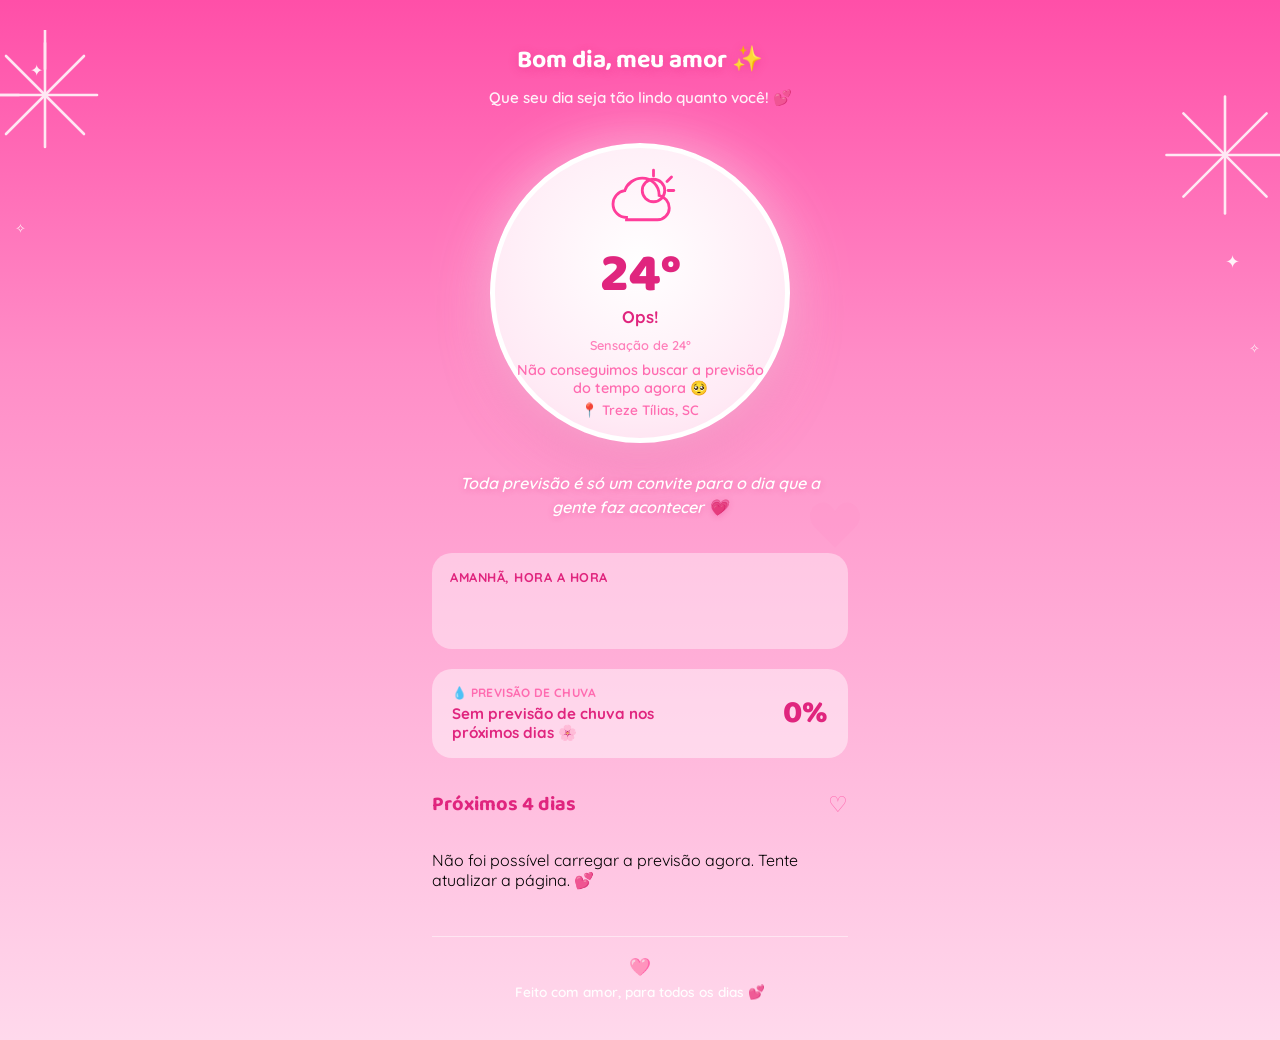
<file: index.html>
<!DOCTYPE html>
<html lang="pt-BR">
<head>
  <meta charset="UTF-8" />
  <meta name="viewport" content="width=device-width, initial-scale=1.0" />
  <title>Para você, todo dia 💗</title>

  <link rel="preconnect" href="https://fonts.googleapis.com" />
  <link rel="preconnect" href="https://fonts.gstatic.com" crossorigin />
  <link
    href="https://fonts.googleapis.com/css2?family=Quicksand:wght@500;600;700&family=Baloo+2:wght@600;700;800&display=swap"
    rel="stylesheet"
  />

  <link rel="stylesheet" href="css/style.css" />
</head>
<body>

  <!-- Fogos/estrelas decorativos nos cantos, como na referência -->
  <svg class="fogo fogo-esquerda" viewBox="0 0 100 100" aria-hidden="true">
    <g stroke="#ffffff" stroke-width="2" stroke-linecap="round">
      <line x1="50" y1="10" x2="50" y2="90" />
      <line x1="10" y1="50" x2="90" y2="50" />
      <line x1="20" y1="20" x2="80" y2="80" />
      <line x1="80" y1="20" x2="20" y2="80" />
      <line x1="50" y1="0" x2="50" y2="30" />
      <line x1="0" y1="50" x2="30" y2="50" />
    </g>
  </svg>
  <svg class="fogo fogo-direita" viewBox="0 0 100 100" aria-hidden="true">
    <g stroke="#ffffff" stroke-width="2" stroke-linecap="round">
      <line x1="50" y1="5" x2="50" y2="95" />
      <line x1="5" y1="50" x2="95" y2="50" />
      <line x1="18" y1="18" x2="82" y2="82" />
      <line x1="82" y1="18" x2="18" y2="82" />
    </g>
  </svg>
  <div class="estrela estrela-1" aria-hidden="true">✦</div>
  <div class="estrela estrela-2" aria-hidden="true">✧</div>
  <div class="estrela estrela-3" aria-hidden="true">✦</div>
  <div class="estrela estrela-4" aria-hidden="true">✧</div>

  <div class="app">

    <!-- Cabeçalho -->
    <header class="app-header">
      <h1 class="saudacao" id="saudacao">Bom dia, meu amor <span class="brilho">✨</span></h1>
      <p class="subtitulo" id="subtitulo">Que seu dia seja tão lindo quanto você! 💕</p>
    </header>

    <!-- Card de destaque: o círculo com o tempo de amanhã -->
    <section class="circulo-tempo" id="circulo-tempo" aria-live="polite">
      <div class="circulo-conteudo">

        <div class="icone-tempo" id="icone-tempo">
          <!-- ícone SVG é injetado aqui via JS (main.js), conforme a condição -->
          <svg viewBox="0 0 64 64" width="72" height="72">
            <circle cx="44" cy="20" r="10" fill="none" stroke="#ff3d9a" stroke-width="2.5" />
            <g stroke="#ff3d9a" stroke-width="2.5" stroke-linecap="round">
              <line x1="44" y1="2" x2="44" y2="7" />
              <line x1="60" y1="8" x2="56" y2="12" />
              <line x1="62" y1="20" x2="57" y2="20" />
            </g>
            <path
              d="M20 44c-6.6 0-12-5.4-12-12 0-6.1 4.6-11.1 10.5-11.9C20.5 13.9 26.7 9 34 9c8.3 0 15 6.7 15 15v.3C54.1 25.6 58 30.2 58 35.5 58 41.3 53.3 46 47.5 46H20z"
              fill="none" stroke="#ff3d9a" stroke-width="2.5"
            />
          </svg>
        </div>

        <p class="temperatura" id="temperatura">24°</p>
        <p class="condicao" id="condicao">Parcialmente nublado</p>
        <p class="sensacao" id="sensacao">Sensação de 24°</p>
        <p class="chuva-info" id="chuva-info">☔ Não vai chover</p>
        <p class="localizacao" id="localizacao">📍 Treze Tílias, SC</p>

        <svg class="silhueta-casal" viewBox="0 0 100 100" aria-hidden="true">
          <path
            d="M30 55c-10-8-10-22 0-28 8-5 16 0 20 8 4-8 12-13 20-8 10 6 10 20 0 28L50 75 30 55z"
            fill="#ff8fc7" opacity="0.25"
          />
        </svg>
      </div>
    </section>

    <!-- Frase inspiradora do dia -->
    <p class="frase-inspiradora" id="frase-inspiradora">
      Toda previsão é só um convite para o dia que a gente faz acontecer 💗
    </p>

    <!-- Faixa de horários de amanhã, estilo gráfico -->
    <section class="previsao-horaria" id="previsao-horaria" aria-hidden="true">
      <p class="horaria-titulo">Amanhã, hora a hora</p>
      <svg class="horaria-linha" id="horaria-linha" viewBox="0 0 320 40" preserveAspectRatio="none"></svg>
      <div class="horaria-lista" id="horaria-lista"></div>
    </section>

    <!-- Card de destaque: chance de chuva -->
    <section class="chuva-destaque" id="chuva-destaque">
      <div class="chuva-destaque-texto">
        <p class="chuva-destaque-etiqueta">💧 Previsão de chuva</p>
        <p class="chuva-destaque-frase" id="chuva-destaque-frase">Sem previsão de chuva nos próximos dias 🌸</p>
      </div>
      <p class="chuva-destaque-percentual" id="chuva-destaque-percentual">0%</p>
    </section>

    <!-- Próximos 4 dias -->
    <section class="proximos-dias">
      <div class="proximos-cabecalho">
        <h2 class="proximos-titulo">Próximos 4 dias</h2>
        <span class="coracao-topo" aria-hidden="true">♡</span>
      </div>

      <div class="dias-lista" id="dias-lista">
        <!-- Cards de exemplo (serão substituídos pelo main.js com dados reais) -->
        <article class="dia-card">
          <div class="dia-nome-data">
            <p class="dia-nome">Amanhã</p>
            <p class="dia-data">01/07</p>
          </div>
          <div class="dia-icone">
            <svg viewBox="0 0 40 40" width="28" height="28">
              <path
                d="M13 27c-4 0-7.5-3.3-7.5-7.4 0-3.8 2.9-6.9 6.6-7.4C12.8 8.9 16.7 6 21.2 6c5.2 0 9.4 4.2 9.4 9.4v.2c3.2.9 5.4 3.8 5.4 7.1 0 3.7-3 6.8-6.7 6.8H13z"
                fill="none" stroke="#ff8fc7" stroke-width="2"
              />
            </svg>
          </div>
          <p class="dia-chuva">Não vai chover</p>
          <p class="dia-temps"><span class="dia-max">25°</span><span class="dia-min">/ 20°</span></p>
        </article>

        <article class="dia-card">
          <div class="dia-nome-data">
            <p class="dia-nome">Quarta</p>
            <p class="dia-data">02/07</p>
          </div>
          <div class="dia-icone">
            <svg viewBox="0 0 40 40" width="28" height="28">
              <path
                d="M13 24c-4 0-7.5-3.3-7.5-7.4 0-3.8 2.9-6.9 6.6-7.4C12.8 5.9 16.7 3 21.2 3c5.2 0 9.4 4.2 9.4 9.4v.2c3.2.9 5.4 3.8 5.4 7.1 0 3.7-3 6.8-6.7 6.8H13z"
                fill="none" stroke="#ff8fc7" stroke-width="2"
              />
              <g stroke="#ff8fc7" stroke-width="2" stroke-linecap="round">
                <line x1="13" y1="30" x2="11" y2="34" />
                <line x1="20" y1="30" x2="18" y2="35" />
                <line x1="27" y1="30" x2="25" y2="34" />
              </g>
            </svg>
          </div>
          <p class="dia-chuva">Vai chover</p>
          <p class="dia-temps"><span class="dia-max">23°</span><span class="dia-min">/ 19°</span></p>
        </article>

        <article class="dia-card">
          <div class="dia-nome-data">
            <p class="dia-nome">Quinta</p>
            <p class="dia-data">03/07</p>
          </div>
          <div class="dia-icone">
            <svg viewBox="0 0 40 40" width="28" height="28">
              <path
                d="M13 27c-4 0-7.5-3.3-7.5-7.4 0-3.8 2.9-6.9 6.6-7.4C12.8 8.9 16.7 6 21.2 6c5.2 0 9.4 4.2 9.4 9.4v.2c3.2.9 5.4 3.8 5.4 7.1 0 3.7-3 6.8-6.7 6.8H13z"
                fill="none" stroke="#ff8fc7" stroke-width="2"
              />
            </svg>
          </div>
          <p class="dia-chuva">Não vai chover</p>
          <p class="dia-temps"><span class="dia-max">24°</span><span class="dia-min">/ 18°</span></p>
        </article>

        <article class="dia-card">
          <div class="dia-nome-data">
            <p class="dia-nome">Sexta</p>
            <p class="dia-data">04/07</p>
          </div>
          <div class="dia-icone">
            <svg viewBox="0 0 40 40" width="28" height="28">
              <path
                d="M13 24c-4 0-7.5-3.3-7.5-7.4 0-3.8 2.9-6.9 6.6-7.4C12.8 5.9 16.7 3 21.2 3c5.2 0 9.4 4.2 9.4 9.4v.2c3.2.9 5.4 3.8 5.4 7.1 0 3.7-3 6.8-6.7 6.8H13z"
                fill="none" stroke="#ff8fc7" stroke-width="2"
              />
              <g stroke="#ff8fc7" stroke-width="2" stroke-linecap="round">
                <line x1="13" y1="30" x2="11" y2="34" />
                <line x1="20" y1="30" x2="18" y2="35" />
                <line x1="27" y1="30" x2="25" y2="34" />
              </g>
            </svg>
          </div>
          <p class="dia-chuva">Vai chover</p>
          <p class="dia-temps"><span class="dia-max">22°</span><span class="dia-min">/ 17°</span></p>
        </article>
      </div>
    </section>

    <footer class="app-footer">
      <span class="coracao-rodape" aria-hidden="true">🩷</span>
      <p>Feito com amor, para todos os dias 💕</p>
    </footer>

  </div>

  <!-- Módulos JS -->
  <script src="js/config.js"></script>
  <script src="js/clima.js"></script>
  <script src="js/frases.js"></script>
  <script src="js/gif.js"></script>
  <script src="js/main.js"></script>
</body>
</html>
</file>
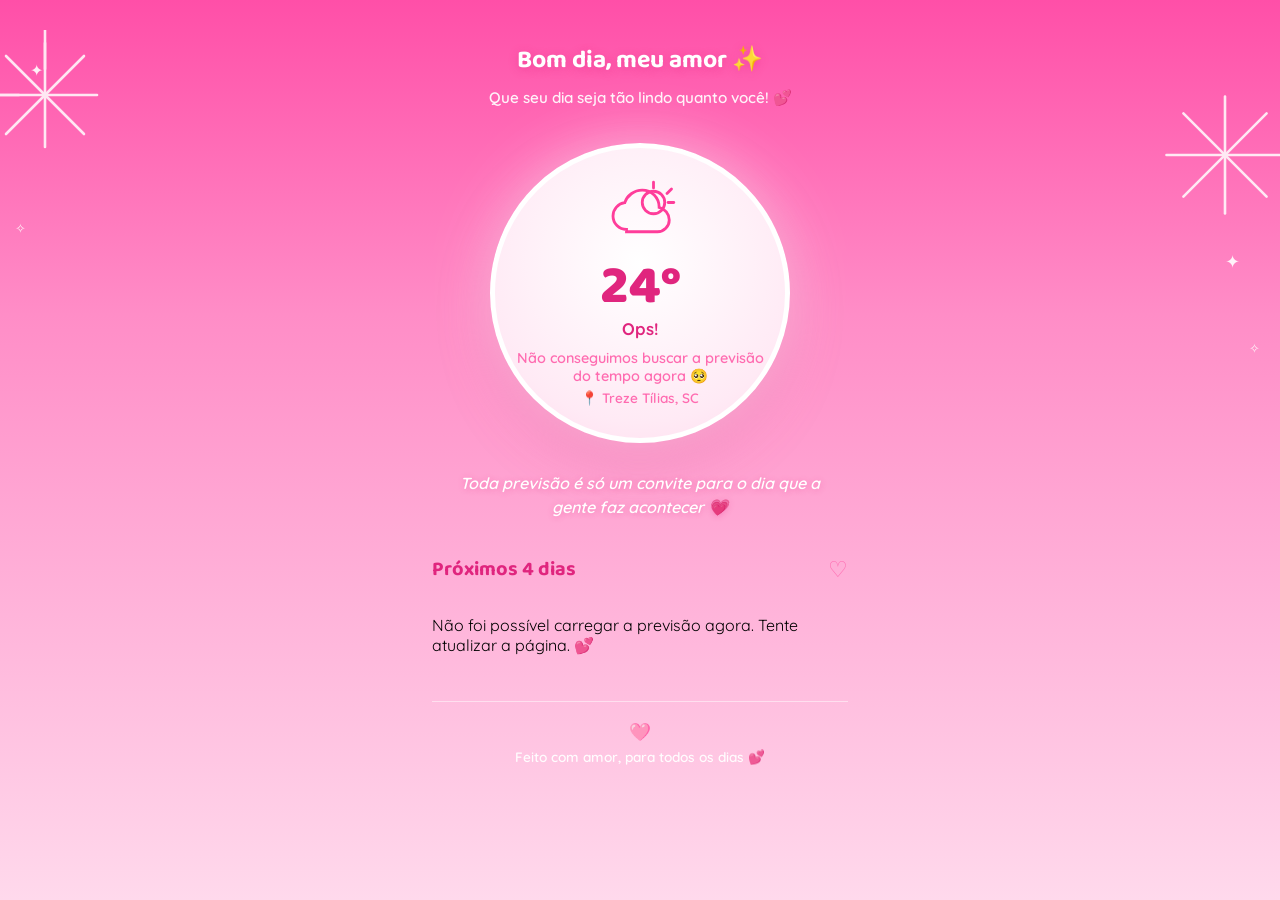
<file: index-.html>
<!DOCTYPE html>
<html lang="pt-BR">
<head>
  <meta charset="UTF-8" />
  <meta name="viewport" content="width=device-width, initial-scale=1.0" />
  <title>Para você, todo dia 💗</title>

  <link rel="preconnect" href="https://fonts.googleapis.com" />
  <link rel="preconnect" href="https://fonts.gstatic.com" crossorigin />
  <link
    href="https://fonts.googleapis.com/css2?family=Quicksand:wght@500;600;700&family=Baloo+2:wght@600;700;800&display=swap"
    rel="stylesheet"
  />

  <link rel="stylesheet" href="css/style.css" />
</head>
<body>

  <!-- Fogos/estrelas decorativos nos cantos, como na referência -->
  <svg class="fogo fogo-esquerda" viewBox="0 0 100 100" aria-hidden="true">
    <g stroke="#ffffff" stroke-width="2" stroke-linecap="round">
      <line x1="50" y1="10" x2="50" y2="90" />
      <line x1="10" y1="50" x2="90" y2="50" />
      <line x1="20" y1="20" x2="80" y2="80" />
      <line x1="80" y1="20" x2="20" y2="80" />
      <line x1="50" y1="0" x2="50" y2="30" />
      <line x1="0" y1="50" x2="30" y2="50" />
    </g>
  </svg>
  <svg class="fogo fogo-direita" viewBox="0 0 100 100" aria-hidden="true">
    <g stroke="#ffffff" stroke-width="2" stroke-linecap="round">
      <line x1="50" y1="5" x2="50" y2="95" />
      <line x1="5" y1="50" x2="95" y2="50" />
      <line x1="18" y1="18" x2="82" y2="82" />
      <line x1="82" y1="18" x2="18" y2="82" />
    </g>
  </svg>
  <div class="estrela estrela-1" aria-hidden="true">✦</div>
  <div class="estrela estrela-2" aria-hidden="true">✧</div>
  <div class="estrela estrela-3" aria-hidden="true">✦</div>
  <div class="estrela estrela-4" aria-hidden="true">✧</div>

  <div class="app">

    <!-- Cabeçalho -->
    <header class="app-header">
      <h1 class="saudacao" id="saudacao">Bom dia, meu amor <span class="brilho">✨</span></h1>
      <p class="subtitulo" id="subtitulo">Que seu dia seja tão lindo quanto você! 💕</p>
    </header>

    <!-- Card de destaque: o círculo com o tempo de amanhã -->
    <section class="circulo-tempo" id="circulo-tempo" aria-live="polite">
      <div class="circulo-conteudo">

        <div class="icone-tempo" id="icone-tempo">
          <!-- ícone SVG é injetado aqui via JS (main.js), conforme a condição -->
          <svg viewBox="0 0 64 64" width="72" height="72">
            <circle cx="44" cy="20" r="10" fill="none" stroke="#ff3d9a" stroke-width="2.5" />
            <g stroke="#ff3d9a" stroke-width="2.5" stroke-linecap="round">
              <line x1="44" y1="2" x2="44" y2="7" />
              <line x1="60" y1="8" x2="56" y2="12" />
              <line x1="62" y1="20" x2="57" y2="20" />
            </g>
            <path
              d="M20 44c-6.6 0-12-5.4-12-12 0-6.1 4.6-11.1 10.5-11.9C20.5 13.9 26.7 9 34 9c8.3 0 15 6.7 15 15v.3C54.1 25.6 58 30.2 58 35.5 58 41.3 53.3 46 47.5 46H20z"
              fill="none" stroke="#ff3d9a" stroke-width="2.5"
            />
          </svg>
        </div>

        <p class="temperatura" id="temperatura">24°</p>
        <p class="condicao" id="condicao">Parcialmente nublado</p>
        <p class="chuva-info" id="chuva-info">☔ Não vai chover</p>
        <p class="localizacao" id="localizacao">📍 Treze Tílias, SC</p>
      </div>
    </section>

    <!-- Frase inspiradora do dia -->
    <p class="frase-inspiradora" id="frase-inspiradora">
      Toda previsão é só um convite para o dia que a gente faz acontecer 💗
    </p>

    <!-- Próximos 4 dias -->
    <section class="proximos-dias">
      <div class="proximos-cabecalho">
        <h2 class="proximos-titulo">Próximos 4 dias</h2>
        <span class="coracao-topo" aria-hidden="true">♡</span>
      </div>

      <div class="dias-lista" id="dias-lista">
        <!-- Cards de exemplo (serão substituídos pelo main.js com dados reais) -->
        <article class="dia-card">
          <div class="dia-nome-data">
            <p class="dia-nome">Amanhã</p>
            <p class="dia-data">01/07</p>
          </div>
          <div class="dia-icone">
            <svg viewBox="0 0 40 40" width="28" height="28">
              <path
                d="M13 27c-4 0-7.5-3.3-7.5-7.4 0-3.8 2.9-6.9 6.6-7.4C12.8 8.9 16.7 6 21.2 6c5.2 0 9.4 4.2 9.4 9.4v.2c3.2.9 5.4 3.8 5.4 7.1 0 3.7-3 6.8-6.7 6.8H13z"
                fill="none" stroke="#ff8fc7" stroke-width="2"
              />
            </svg>
          </div>
          <p class="dia-chuva">Não vai chover</p>
          <p class="dia-temps"><span class="dia-max">25°</span><span class="dia-min">/ 20°</span></p>
        </article>

        <article class="dia-card">
          <div class="dia-nome-data">
            <p class="dia-nome">Quarta</p>
            <p class="dia-data">02/07</p>
          </div>
          <div class="dia-icone">
            <svg viewBox="0 0 40 40" width="28" height="28">
              <path
                d="M13 24c-4 0-7.5-3.3-7.5-7.4 0-3.8 2.9-6.9 6.6-7.4C12.8 5.9 16.7 3 21.2 3c5.2 0 9.4 4.2 9.4 9.4v.2c3.2.9 5.4 3.8 5.4 7.1 0 3.7-3 6.8-6.7 6.8H13z"
                fill="none" stroke="#ff8fc7" stroke-width="2"
              />
              <g stroke="#ff8fc7" stroke-width="2" stroke-linecap="round">
                <line x1="13" y1="30" x2="11" y2="34" />
                <line x1="20" y1="30" x2="18" y2="35" />
                <line x1="27" y1="30" x2="25" y2="34" />
              </g>
            </svg>
          </div>
          <p class="dia-chuva">Vai chover</p>
          <p class="dia-temps"><span class="dia-max">23°</span><span class="dia-min">/ 19°</span></p>
        </article>

        <article class="dia-card">
          <div class="dia-nome-data">
            <p class="dia-nome">Quinta</p>
            <p class="dia-data">03/07</p>
          </div>
          <div class="dia-icone">
            <svg viewBox="0 0 40 40" width="28" height="28">
              <path
                d="M13 27c-4 0-7.5-3.3-7.5-7.4 0-3.8 2.9-6.9 6.6-7.4C12.8 8.9 16.7 6 21.2 6c5.2 0 9.4 4.2 9.4 9.4v.2c3.2.9 5.4 3.8 5.4 7.1 0 3.7-3 6.8-6.7 6.8H13z"
                fill="none" stroke="#ff8fc7" stroke-width="2"
              />
            </svg>
          </div>
          <p class="dia-chuva">Não vai chover</p>
          <p class="dia-temps"><span class="dia-max">24°</span><span class="dia-min">/ 18°</span></p>
        </article>

        <article class="dia-card">
          <div class="dia-nome-data">
            <p class="dia-nome">Sexta</p>
            <p class="dia-data">04/07</p>
          </div>
          <div class="dia-icone">
            <svg viewBox="0 0 40 40" width="28" height="28">
              <path
                d="M13 24c-4 0-7.5-3.3-7.5-7.4 0-3.8 2.9-6.9 6.6-7.4C12.8 5.9 16.7 3 21.2 3c5.2 0 9.4 4.2 9.4 9.4v.2c3.2.9 5.4 3.8 5.4 7.1 0 3.7-3 6.8-6.7 6.8H13z"
                fill="none" stroke="#ff8fc7" stroke-width="2"
              />
              <g stroke="#ff8fc7" stroke-width="2" stroke-linecap="round">
                <line x1="13" y1="30" x2="11" y2="34" />
                <line x1="20" y1="30" x2="18" y2="35" />
                <line x1="27" y1="30" x2="25" y2="34" />
              </g>
            </svg>
          </div>
          <p class="dia-chuva">Vai chover</p>
          <p class="dia-temps"><span class="dia-max">22°</span><span class="dia-min">/ 17°</span></p>
        </article>
      </div>
    </section>

    <footer class="app-footer">
      <span class="coracao-rodape" aria-hidden="true">🩷</span>
      <p>Feito com amor, para todos os dias 💕</p>
    </footer>

  </div>

  <!-- Módulos JS -->
  <script src="js/config.js"></script>
  <script src="js/clima.js"></script>
  <script src="js/frases.js"></script>
  <script src="js/gif.js"></script>
  <script src="js/main.js"></script>
</body>
</html>
</file>
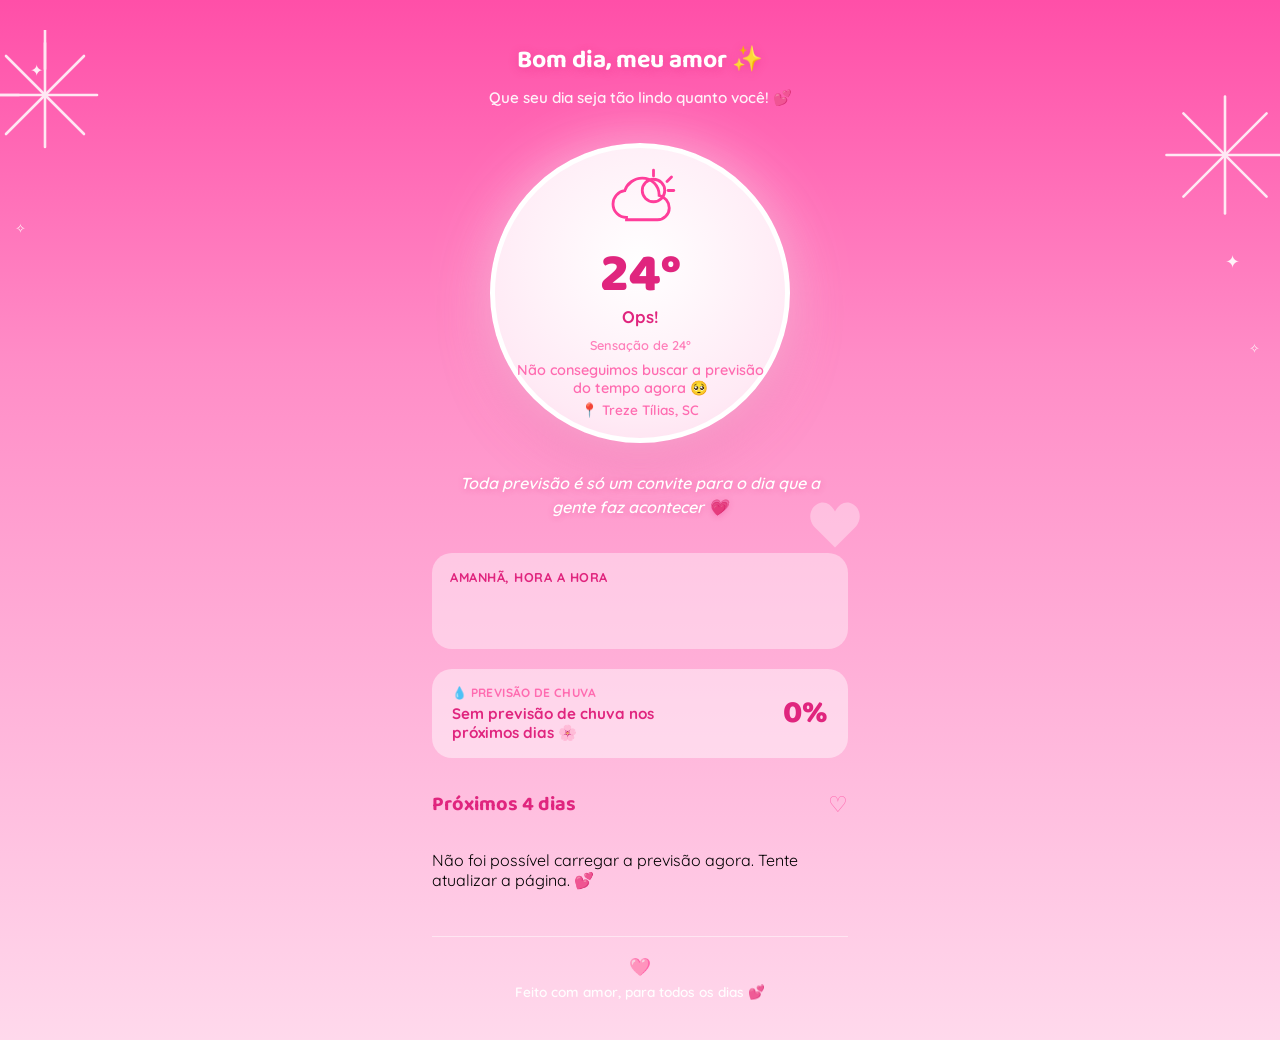
<file: index-1.html>
<!DOCTYPE html>
<html lang="pt-BR">
<head>
  <meta charset="UTF-8" />
  <meta name="viewport" content="width=device-width, initial-scale=1.0" />
  <title>Para você, todo dia 💗</title>

  <link rel="preconnect" href="https://fonts.googleapis.com" />
  <link rel="preconnect" href="https://fonts.gstatic.com" crossorigin />
  <link
    href="https://fonts.googleapis.com/css2?family=Quicksand:wght@500;600;700&family=Baloo+2:wght@600;700;800&display=swap"
    rel="stylesheet"
  />

  <link rel="stylesheet" href="css/style.css" />
</head>
<body>

  <!-- Fogos/estrelas decorativos nos cantos, como na referência -->
  <svg class="fogo fogo-esquerda" viewBox="0 0 100 100" aria-hidden="true">
    <g stroke="#ffffff" stroke-width="2" stroke-linecap="round">
      <line x1="50" y1="10" x2="50" y2="90" />
      <line x1="10" y1="50" x2="90" y2="50" />
      <line x1="20" y1="20" x2="80" y2="80" />
      <line x1="80" y1="20" x2="20" y2="80" />
      <line x1="50" y1="0" x2="50" y2="30" />
      <line x1="0" y1="50" x2="30" y2="50" />
    </g>
  </svg>
  <svg class="fogo fogo-direita" viewBox="0 0 100 100" aria-hidden="true">
    <g stroke="#ffffff" stroke-width="2" stroke-linecap="round">
      <line x1="50" y1="5" x2="50" y2="95" />
      <line x1="5" y1="50" x2="95" y2="50" />
      <line x1="18" y1="18" x2="82" y2="82" />
      <line x1="82" y1="18" x2="18" y2="82" />
    </g>
  </svg>
  <div class="estrela estrela-1" aria-hidden="true">✦</div>
  <div class="estrela estrela-2" aria-hidden="true">✧</div>
  <div class="estrela estrela-3" aria-hidden="true">✦</div>
  <div class="estrela estrela-4" aria-hidden="true">✧</div>

  <div class="app">

    <!-- Cabeçalho -->
    <header class="app-header">
      <h1 class="saudacao" id="saudacao">Bom dia, meu amor <span class="brilho">✨</span></h1>
      <p class="subtitulo" id="subtitulo">Que seu dia seja tão lindo quanto você! 💕</p>
    </header>

    <!-- Card de destaque: o círculo com o tempo de amanhã -->
    <section class="circulo-tempo" id="circulo-tempo" aria-live="polite">
      <div class="circulo-conteudo">

        <div class="icone-tempo" id="icone-tempo">
          <!-- ícone SVG é injetado aqui via JS (main.js), conforme a condição -->
          <svg viewBox="0 0 64 64" width="72" height="72">
            <circle cx="44" cy="20" r="10" fill="none" stroke="#ff3d9a" stroke-width="2.5" />
            <g stroke="#ff3d9a" stroke-width="2.5" stroke-linecap="round">
              <line x1="44" y1="2" x2="44" y2="7" />
              <line x1="60" y1="8" x2="56" y2="12" />
              <line x1="62" y1="20" x2="57" y2="20" />
            </g>
            <path
              d="M20 44c-6.6 0-12-5.4-12-12 0-6.1 4.6-11.1 10.5-11.9C20.5 13.9 26.7 9 34 9c8.3 0 15 6.7 15 15v.3C54.1 25.6 58 30.2 58 35.5 58 41.3 53.3 46 47.5 46H20z"
              fill="none" stroke="#ff3d9a" stroke-width="2.5"
            />
          </svg>
        </div>

        <p class="temperatura" id="temperatura">24°</p>
        <p class="condicao" id="condicao">Parcialmente nublado</p>
        <p class="sensacao" id="sensacao">Sensação de 24°</p>
        <p class="chuva-info" id="chuva-info">☔ Não vai chover</p>
        <p class="localizacao" id="localizacao">📍 Treze Tílias, SC</p>
      </div>
    </section>

    <!-- Frase inspiradora do dia -->
    <p class="frase-inspiradora" id="frase-inspiradora">
      Toda previsão é só um convite para o dia que a gente faz acontecer 💗
    </p>

    <!-- Faixa de horários de amanhã, estilo gráfico -->
    <section class="previsao-horaria" id="previsao-horaria" aria-hidden="true">
      <p class="horaria-titulo">Amanhã, hora a hora</p>
      <svg class="horaria-linha" id="horaria-linha" viewBox="0 0 320 40" preserveAspectRatio="none"></svg>
      <div class="horaria-lista" id="horaria-lista"></div>
    </section>

    <!-- Card de destaque: chance de chuva -->
    <section class="chuva-destaque" id="chuva-destaque">
      <div class="chuva-destaque-texto">
        <p class="chuva-destaque-etiqueta">💧 Previsão de chuva</p>
        <p class="chuva-destaque-frase" id="chuva-destaque-frase">Sem previsão de chuva nos próximos dias 🌸</p>
      </div>
      <p class="chuva-destaque-percentual" id="chuva-destaque-percentual">0%</p>
    </section>

    <!-- Próximos 4 dias -->
    <section class="proximos-dias">
      <div class="proximos-cabecalho">
        <h2 class="proximos-titulo">Próximos 4 dias</h2>
        <span class="coracao-topo" aria-hidden="true">♡</span>
      </div>

      <div class="dias-lista" id="dias-lista">
        <!-- Cards de exemplo (serão substituídos pelo main.js com dados reais) -->
        <article class="dia-card">
          <div class="dia-nome-data">
            <p class="dia-nome">Amanhã</p>
            <p class="dia-data">01/07</p>
          </div>
          <div class="dia-icone">
            <svg viewBox="0 0 40 40" width="28" height="28">
              <path
                d="M13 27c-4 0-7.5-3.3-7.5-7.4 0-3.8 2.9-6.9 6.6-7.4C12.8 8.9 16.7 6 21.2 6c5.2 0 9.4 4.2 9.4 9.4v.2c3.2.9 5.4 3.8 5.4 7.1 0 3.7-3 6.8-6.7 6.8H13z"
                fill="none" stroke="#ff8fc7" stroke-width="2"
              />
            </svg>
          </div>
          <p class="dia-chuva">Não vai chover</p>
          <p class="dia-temps"><span class="dia-max">25°</span><span class="dia-min">/ 20°</span></p>
        </article>

        <article class="dia-card">
          <div class="dia-nome-data">
            <p class="dia-nome">Quarta</p>
            <p class="dia-data">02/07</p>
          </div>
          <div class="dia-icone">
            <svg viewBox="0 0 40 40" width="28" height="28">
              <path
                d="M13 24c-4 0-7.5-3.3-7.5-7.4 0-3.8 2.9-6.9 6.6-7.4C12.8 5.9 16.7 3 21.2 3c5.2 0 9.4 4.2 9.4 9.4v.2c3.2.9 5.4 3.8 5.4 7.1 0 3.7-3 6.8-6.7 6.8H13z"
                fill="none" stroke="#ff8fc7" stroke-width="2"
              />
              <g stroke="#ff8fc7" stroke-width="2" stroke-linecap="round">
                <line x1="13" y1="30" x2="11" y2="34" />
                <line x1="20" y1="30" x2="18" y2="35" />
                <line x1="27" y1="30" x2="25" y2="34" />
              </g>
            </svg>
          </div>
          <p class="dia-chuva">Vai chover</p>
          <p class="dia-temps"><span class="dia-max">23°</span><span class="dia-min">/ 19°</span></p>
        </article>

        <article class="dia-card">
          <div class="dia-nome-data">
            <p class="dia-nome">Quinta</p>
            <p class="dia-data">03/07</p>
          </div>
          <div class="dia-icone">
            <svg viewBox="0 0 40 40" width="28" height="28">
              <path
                d="M13 27c-4 0-7.5-3.3-7.5-7.4 0-3.8 2.9-6.9 6.6-7.4C12.8 8.9 16.7 6 21.2 6c5.2 0 9.4 4.2 9.4 9.4v.2c3.2.9 5.4 3.8 5.4 7.1 0 3.7-3 6.8-6.7 6.8H13z"
                fill="none" stroke="#ff8fc7" stroke-width="2"
              />
            </svg>
          </div>
          <p class="dia-chuva">Não vai chover</p>
          <p class="dia-temps"><span class="dia-max">24°</span><span class="dia-min">/ 18°</span></p>
        </article>

        <article class="dia-card">
          <div class="dia-nome-data">
            <p class="dia-nome">Sexta</p>
            <p class="dia-data">04/07</p>
          </div>
          <div class="dia-icone">
            <svg viewBox="0 0 40 40" width="28" height="28">
              <path
                d="M13 24c-4 0-7.5-3.3-7.5-7.4 0-3.8 2.9-6.9 6.6-7.4C12.8 5.9 16.7 3 21.2 3c5.2 0 9.4 4.2 9.4 9.4v.2c3.2.9 5.4 3.8 5.4 7.1 0 3.7-3 6.8-6.7 6.8H13z"
                fill="none" stroke="#ff8fc7" stroke-width="2"
              />
              <g stroke="#ff8fc7" stroke-width="2" stroke-linecap="round">
                <line x1="13" y1="30" x2="11" y2="34" />
                <line x1="20" y1="30" x2="18" y2="35" />
                <line x1="27" y1="30" x2="25" y2="34" />
              </g>
            </svg>
          </div>
          <p class="dia-chuva">Vai chover</p>
          <p class="dia-temps"><span class="dia-max">22°</span><span class="dia-min">/ 17°</span></p>
        </article>
      </div>
    </section>

    <footer class="app-footer">
      <span class="coracao-rodape" aria-hidden="true">🩷</span>
      <p>Feito com amor, para todos os dias 💕</p>
    </footer>

    <!-- Silhueta romântica decorativa, no espírito da ilustração do Google -->
    <svg class="silhueta-casal" viewBox="0 0 100 100" aria-hidden="true">
      <path
        d="M30 55c-10-8-10-22 0-28 8-5 16 0 20 8 4-8 12-13 20-8 10 6 10 20 0 28L50 75 30 55z"
        fill="#ffffff" opacity="0.35"
      />
    </svg>

  </div>

  <!-- Módulos JS -->
  <script src="js/config.js"></script>
  <script src="js/clima.js"></script>
  <script src="js/frases.js"></script>
  <script src="js/gif.js"></script>
  <script src="js/main.js"></script>
</body>
</html>
</file>
<file: css/style.css>
/* =========================================================
   Para você, todo dia 💗 — style.css
   ========================================================= */

:root {
  --rosa-topo: #ff4fa8;
  --rosa-meio: #ff8dc7;
  --rosa-base: #ffd9ec;
  --rosa-texto: #e0257e;
  --rosa-texto-suave: #ff6bb0;
  --branco: #ffffff;
  --sombra-circulo: 0 0 60px rgba(255, 255, 255, 0.55), 0 20px 50px rgba(224, 37, 126, 0.35);
}

* {
  box-sizing: border-box;
}

body {
  margin: 0;
  min-height: 100vh;
  font-family: "Quicksand", sans-serif;
  background: linear-gradient(180deg, var(--rosa-topo) 0%, var(--rosa-meio) 35%, var(--rosa-base) 100%);
  position: relative;
  overflow-x: hidden;
  transition: background 0.6s ease;
}

/* Tema noturno: aplicado via atributo data-periodo="noite" no <body> pelo main.js */
body[data-periodo="noite"] {
  --rosa-topo: #7a1c5c;
  --rosa-meio: #a8296f;
  --rosa-base: #e6a0c8;
}

body[data-periodo="noite"] .estrela {
  opacity: 1;
}

/* ---------------------------------------------------------
   Decorações: fogos e estrelinhas nos cantos
   --------------------------------------------------------- */
.fogo {
  position: absolute;
  width: 130px;
  height: 130px;
  opacity: 0.85;
  animation: cintilar-fogo 3s ease-in-out infinite alternate;
  pointer-events: none;
}

.fogo-esquerda {
  top: 30px;
  left: -20px;
}

.fogo-direita {
  top: 90px;
  right: -10px;
  animation-delay: 1.2s;
}

@keyframes cintilar-fogo {
  from {
    opacity: 0.5;
    transform: scale(0.95);
  }
  to {
    opacity: 1;
    transform: scale(1.05);
  }
}

.estrela {
  position: absolute;
  color: var(--branco);
  font-size: 1.4rem;
  opacity: 0.9;
  animation: piscar 2.4s ease-in-out infinite;
}

.estrela-1 { top: 60px; left: 30px; font-size: 1rem; animation-delay: 0s; }
.estrela-2 { top: 220px; left: 15px; font-size: 0.8rem; animation-delay: 0.6s; }
.estrela-3 { top: 250px; right: 40px; font-size: 1.1rem; animation-delay: 1s; }
.estrela-4 { top: 340px; right: 20px; font-size: 0.8rem; animation-delay: 1.6s; }

@keyframes piscar {
  0%, 100% { opacity: 0.3; transform: scale(0.8); }
  50% { opacity: 1; transform: scale(1.1); }
}

@media (prefers-reduced-motion: reduce) {
  .fogo, .estrela {
    animation: none;
  }
}

/* ---------------------------------------------------------
   Container principal
   --------------------------------------------------------- */
.app {
  position: relative;
  z-index: 1;
  max-width: 460px;
  margin: 0 auto;
  padding: 40px 22px 40px;
}

/* ---------------------------------------------------------
   Cabeçalho
   --------------------------------------------------------- */
.app-header {
  text-align: center;
  margin-bottom: 36px;
}

.saudacao {
  margin: 0 0 8px;
  font-family: "Baloo 2", sans-serif;
  font-weight: 700;
  font-size: 1.55rem;
  color: var(--branco);
  text-shadow: 0 2px 10px rgba(224, 37, 126, 0.4);
}

.subtitulo {
  margin: 0;
  font-size: 0.95rem;
  font-weight: 600;
  color: rgba(255, 255, 255, 0.92);
}

/* ---------------------------------------------------------
   Círculo de destaque
   --------------------------------------------------------- */
.circulo-tempo {
  display: flex;
  justify-content: center;
  margin-bottom: 28px;
}

.circulo-conteudo {
  width: 300px;
  height: 300px;
  border-radius: 50%;
  background: radial-gradient(circle at 50% 40%, #fff 0%, #ffeaf5 70%, #ffd9ec 100%);
  border: 5px solid var(--branco);
  box-shadow: var(--sombra-circulo);
  display: flex;
  flex-direction: column;
  align-items: center;
  justify-content: center;
  text-align: center;
  padding: 20px;
}

.icone-tempo {
  margin-bottom: 4px;
}

.gif-gato {
  width: 92px;
  height: 92px;
  object-fit: cover;
  border-radius: 50%;
  border: 3px solid var(--rosa-texto-suave);
  display: block;
}

.giphy-credito {
  display: block;
  text-align: center;
  font-size: 0.55rem;
  color: var(--rosa-texto-suave);
  opacity: 0.7;
  margin-top: 3px;
}

.dia-icone-emoji {
  font-size: 1.5rem;
  display: block;
}

.temperatura {
  margin: 0;
  font-family: "Baloo 2", sans-serif;
  font-weight: 800;
  font-size: 3.4rem;
  color: var(--rosa-texto);
  line-height: 1;
}

.condicao {
  margin: 4px 0 10px;
  font-weight: 700;
  font-size: 1.05rem;
  color: var(--rosa-texto);
}

.sensacao {
  margin: 0 0 8px;
  font-size: 0.8rem;
  font-weight: 600;
  color: var(--rosa-texto-suave);
  opacity: 0.85;
}

.chuva-info {
  margin: 0 0 4px;
  font-size: 0.9rem;
  font-weight: 600;
  color: var(--rosa-texto-suave);
}

.localizacao {
  margin: 0;
  font-size: 0.85rem;
  font-weight: 600;
  color: var(--rosa-texto-suave);
}

/* ---------------------------------------------------------
   Frase inspiradora
   --------------------------------------------------------- */
.frase-inspiradora {
  text-align: center;
  font-style: italic;
  font-weight: 600;
  color: var(--branco);
  text-shadow: 0 1px 6px rgba(224, 37, 126, 0.3);
  margin: 0 0 34px;
  padding: 0 10px;
  line-height: 1.5;
}

/* ---------------------------------------------------------
   Próximos 4 dias
   --------------------------------------------------------- */
.proximos-cabecalho {
  display: flex;
  align-items: center;
  justify-content: space-between;
  margin-bottom: 14px;
}

.proximos-titulo {
  margin: 0;
  font-family: "Baloo 2", sans-serif;
  font-size: 1.25rem;
  font-weight: 700;
  color: var(--rosa-texto);
}

.coracao-topo {
  font-size: 1.4rem;
  color: var(--rosa-texto-suave);
}

.dias-lista {
  display: flex;
  flex-direction: column;
  gap: 12px;
  margin-bottom: 30px;
}

.dia-card {
  display: flex;
  align-items: center;
  gap: 14px;
  background: rgba(255, 255, 255, 0.55);
  border-radius: 18px;
  padding: 14px 18px;
}

.dia-nome-data {
  min-width: 74px;
}

.dia-nome {
  margin: 0;
  font-weight: 700;
  color: var(--rosa-texto);
  font-size: 1rem;
}

.dia-data {
  margin: 0;
  font-size: 0.78rem;
  color: var(--rosa-texto-suave);
}

.dia-icone {
  flex-shrink: 0;
}

.dia-chuva {
  flex: 1;
  margin: 0;
  font-size: 0.85rem;
  font-weight: 600;
  color: var(--rosa-texto-suave);
}

.dia-temps {
  margin: 0;
  font-weight: 700;
  font-size: 1rem;
  color: var(--rosa-texto);
  white-space: nowrap;
}

.dia-temps .dia-min {
  font-weight: 600;
  color: var(--rosa-texto-suave);
  margin-left: 4px;
}

/* ---------------------------------------------------------
   Faixa de horários de amanhã (estilo gráfico, inspirado no Google)
   --------------------------------------------------------- */
.previsao-horaria {
  background: rgba(255, 255, 255, 0.4);
  border-radius: 20px;
  padding: 16px 14px 10px;
  margin-bottom: 20px;
}

.horaria-titulo {
  margin: 0 0 10px 4px;
  font-size: 0.8rem;
  font-weight: 700;
  color: var(--rosa-texto);
  text-transform: uppercase;
  letter-spacing: 0.04em;
}

.horaria-linha {
  width: 100%;
  height: 40px;
  display: block;
  margin-bottom: 4px;
}

.horaria-lista {
  display: flex;
  justify-content: space-between;
}

.hora-item {
  display: flex;
  flex-direction: column;
  align-items: center;
  gap: 2px;
  flex: 1;
}

.hora-item .hora-label {
  font-size: 0.68rem;
  font-weight: 600;
  color: var(--rosa-texto-suave);
}

.hora-item .hora-emoji {
  font-size: 0.95rem;
}

.hora-item .hora-temp {
  font-size: 0.78rem;
  font-weight: 700;
  color: var(--rosa-texto);
}

/* ---------------------------------------------------------
   Card de destaque: previsão de chuva
   --------------------------------------------------------- */
.chuva-destaque {
  display: flex;
  align-items: center;
  justify-content: space-between;
  background: rgba(255, 255, 255, 0.45);
  border-radius: 20px;
  padding: 16px 20px;
  margin-bottom: 30px;
}

.chuva-destaque-etiqueta {
  margin: 0 0 4px;
  font-size: 0.75rem;
  font-weight: 700;
  color: var(--rosa-texto-suave);
  text-transform: uppercase;
  letter-spacing: 0.03em;
}

.chuva-destaque-frase {
  margin: 0;
  font-weight: 700;
  color: var(--rosa-texto);
  font-size: 0.95rem;
  max-width: 220px;
}

.chuva-destaque-percentual {
  margin: 0;
  font-family: "Baloo 2", sans-serif;
  font-weight: 800;
  font-size: 2rem;
  color: var(--rosa-texto);
}

/* ---------------------------------------------------------
   Silhueta romântica decorativa
   --------------------------------------------------------- */
.silhueta-casal {
  position: absolute;
  width: 90px;
  height: 90px;
  right: -10px;
  top: 480px;
  pointer-events: none;
  z-index: 0;
}


.app-footer {
  text-align: center;
  padding-top: 18px;
  border-top: 1px solid rgba(255, 255, 255, 0.5);
}

.coracao-rodape {
  display: block;
  font-size: 1.1rem;
  margin-bottom: 6px;
}

.app-footer p {
  margin: 0;
  font-size: 0.85rem;
  font-weight: 600;
  color: rgba(255, 255, 255, 0.95);
}

/* ---------------------------------------------------------
   Telas pequenas
   --------------------------------------------------------- */
@media (max-width: 340px) {
  .circulo-conteudo {
    width: 260px;
    height: 260px;
  }
}
</file>
